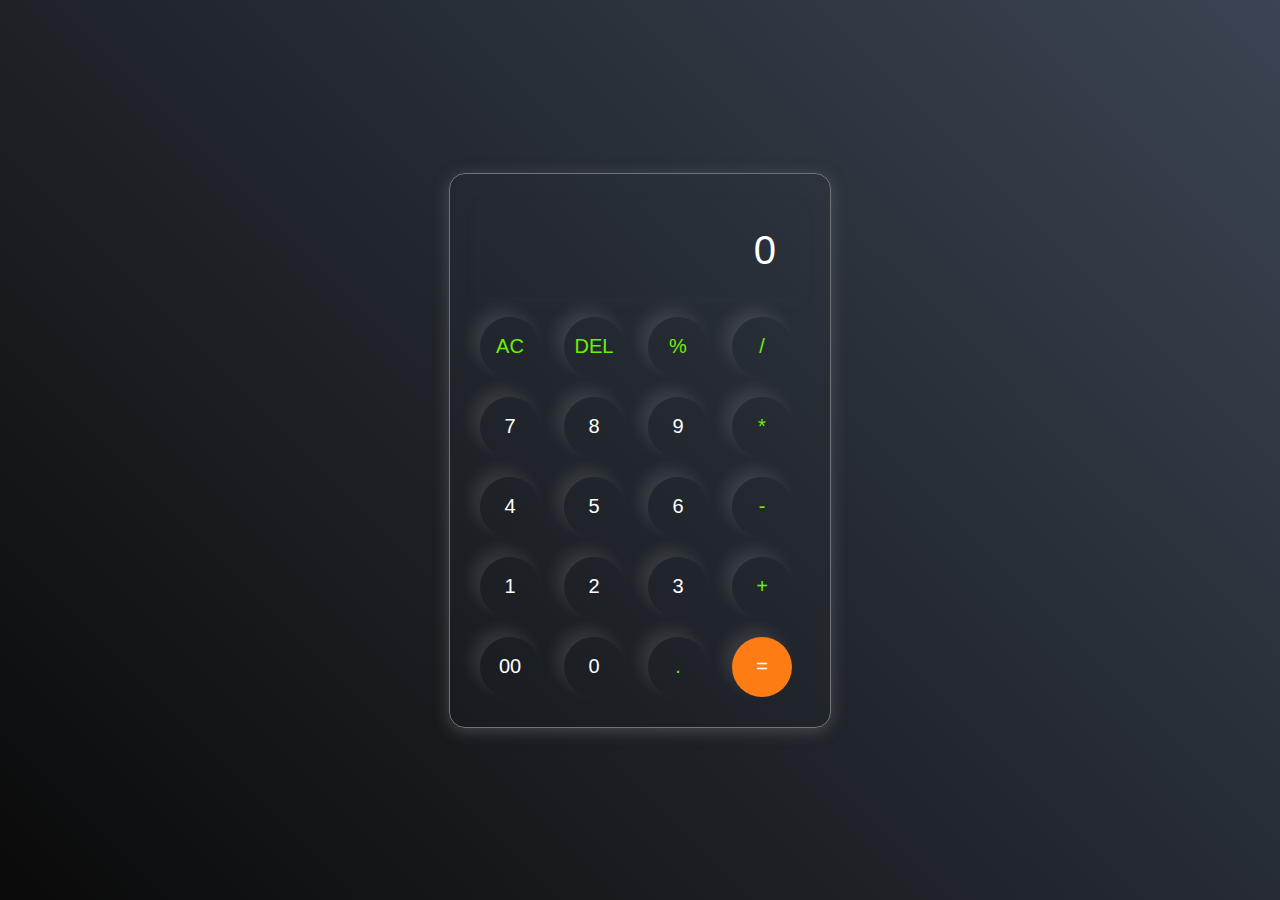
<file: Calculator/index.html>
<!DOCTYPE html>
<html lang="en">
<head>
    <meta charset="UTF-8">
    <meta name="viewport" content="width=device-width, initial-scale=1.0">
    <title>Calculator</title>
    <link rel="stylesheet" href="./style.css">
</head>
<body>
    <div class="container">
        <input type="text" name="" id="input" value="" placeholder="0">
        <div>
            <button class="operator" onclick="input.value = '' ">AC</button>
            <button class="operator" onclick="input.value = input.value.toString().slice(0,-1)">DEL</button>
            <button class="operator" onclick="input.value += '%' ">%</button>
            <button class="operator" onclick="input.value += '/' ">/</button>
        </div>
        <div>
            <button onclick="input.value += '7' ">7</button>
            <button onclick="input.value += '8' ">8</button>
            <button onclick="input.value += '9' ">9</button>
            <button class="operator" onclick="input.value += '*' ">*</button>
        </div>
        <div>
            <button onclick="input.value += '4' ">4</button>
            <button onclick="input.value += '5' ">5</button>
            <button onclick="input.value += '6' ">6</button>
            <button class="operator" onclick="input.value += '-' ">-</button>
        </div>
        <div>
            <button onclick="input.value += '1' ">1</button>
            <button onclick="input.value += '2' ">2</button>
            <button onclick="input.value += '3' ">3</button>
            <button class="operator" onclick="input.value += '+' ">+</button>
        </div>
        <div>
            <button onclick="input.value += '00' ">00</button>
            <button onclick="input.value += '0' ">0</button>
            <button class="operator" onclick="input.value += '.' ">.</button>
            <button class="equalbtn" onclick="input.value = eval(input.value) ">=</button>
        </div>
    </div>
</body>
</html>
</file>
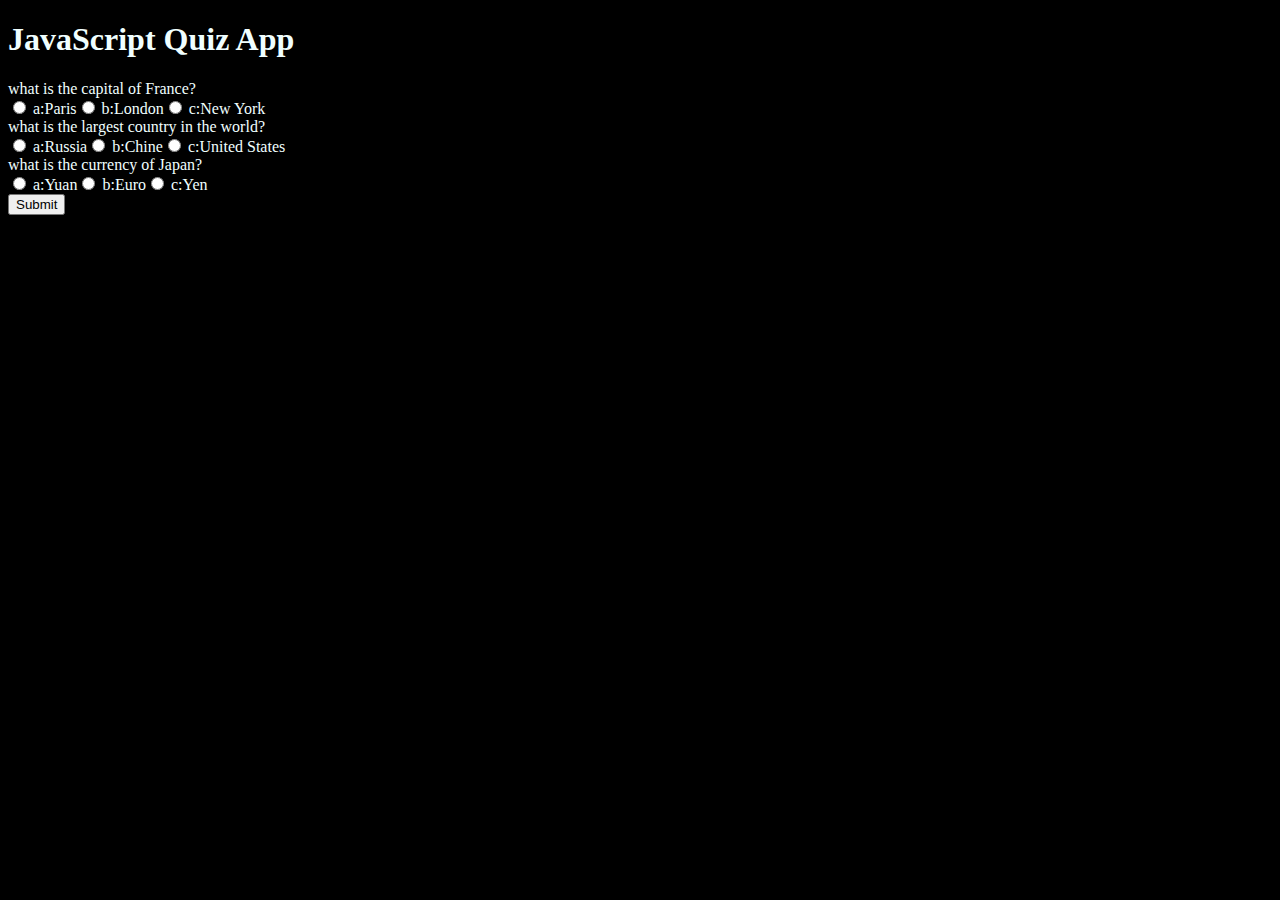
<file: quiz app/index.html>
<!DOCTYPE html>
<html lang="en">
<head>
    <meta charset="UTF-8">
    <meta name="viewport" content="width=device-width, initial-scale=1.0">
    <title>Quiz App</title>
</head>
<body style="background-color: black; color: azure;">
    <h1>JavaScript Quiz App</h1>

    <div id="quiz"></div>

    <button id="submit">Submit</button>

    <div id="result"></div>

    <script src="./script.js"></script>
</body>
</html>
</file>
<file: Calculator/style.css>
*{
    margin: 0;
    padding: 0;
    box-sizing: border-box;
}
body{
    width: 100%;
    height: 100vh;
    display: flex;
    justify-content: center;
    align-items: center;
    background: linear-gradient(45deg, #0a0a0a, #3a4452);
}
.container{
    border: 1px solid #717377;
    padding: 20px;
    border-radius: 16px;
    background: transparent;
    box-shadow: 0px 3px 15px rgba(113, 115, 119, 0.5);
}
input{
    width: 320px;
    border: none;
    padding: 24px;
    margin: 10px;
    background: transparent;
    box-shadow: 0px 3px 15px rgba(84, 84, 84, 0.1);
    font-size: 40px;
    text-align: right;
    /* cursor: pointer; */
}
input::placeholder{
    color: #fff;
}
input{
    color: #fff;
}
button{
    border: none;
    width: 60px;
    height: 60px;
    margin: 10px;
    border-radius: 50%;
    background: transparent;
    color: #fff;
    font-size: 20px;
    box-shadow: -8px -8px 15px rgba(255, 255, 255, 0.1);
    cursor: pointer;
}
.equalbtn{
    background-color: #fd7c14;
}
.operator{
    color: #6dee0a;
}
</file>
